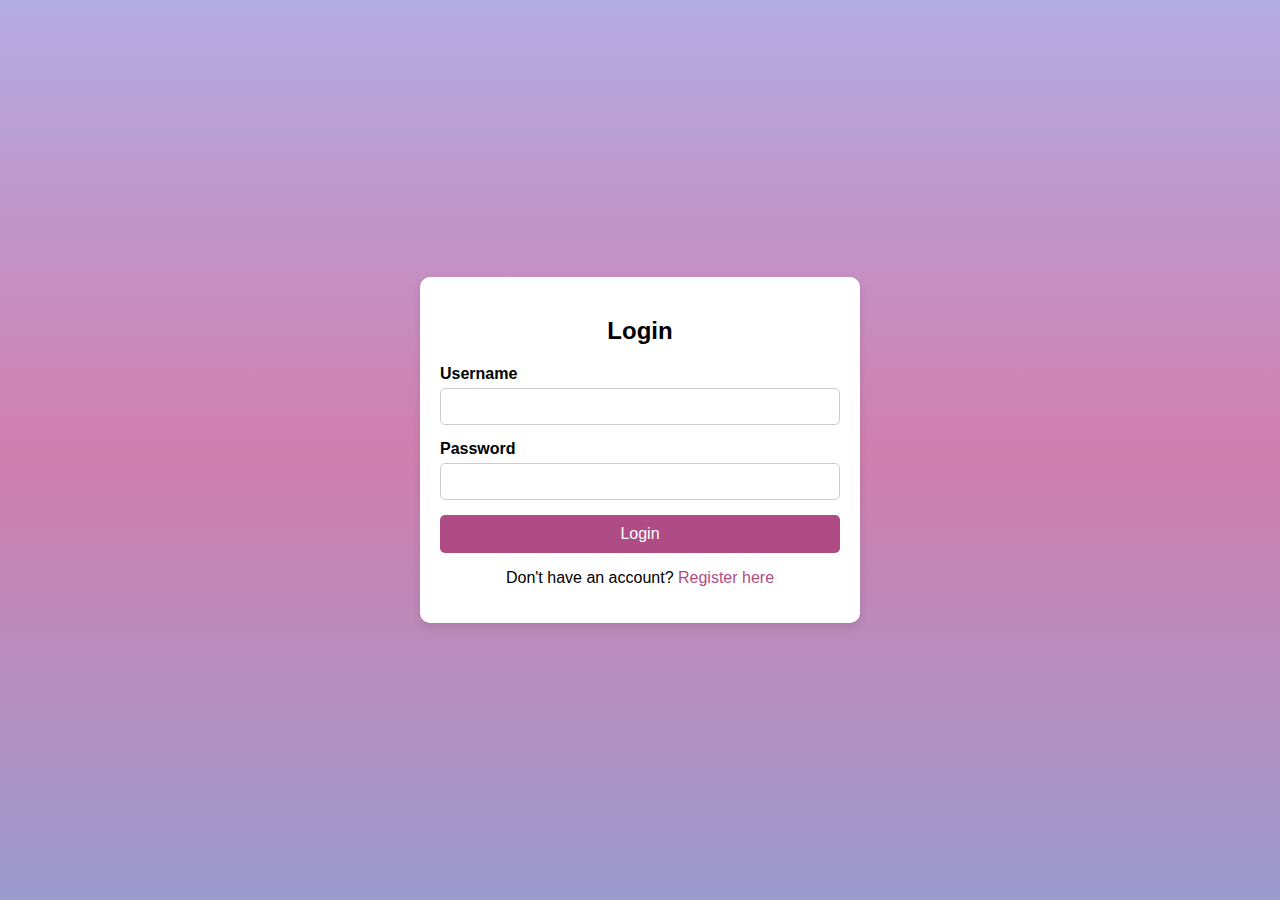
<file: iqra.html/log.html>
<!DOCTYPE html>
<html lang="en">
  <head>
    <meta charset="UTF-8" />
    <meta name="viewport" content="width=device-width, initial-scale=1.0" />
    <title>Register here</title>
    <link rel="stylesheet" href="./log.css" />
    <link rel="back" href="./reg.html">
    <link rel="home" href="/project.html" />
  </head>
  <body>
    <!-- <div>
      <nav class="navv">
        <h1>Make-up.com</h1>
        <h3>Register</h3>
      </nav>
    </div> -->
    <div class="login-container">
      <form action="/login" method="POST" class="login-form">
        <h2>Login</h2>

        <div class="input-group">
          <label for="username">Username</label>
          <input type="text" id="username" name="username" required />
        </div>

        <div class="input-group">
          <label for="password">Password</label>
          <input type="password" id="password" name="password" required />
        </div>

        <button type="submit" class="login-btn">Login</button>

        <div class="extra-options">
          <p>Don't have an account? <a href="./reg.html">Register here</a></p>
        </div>
      </form>
    </div>
  </body>
</html>
</file>
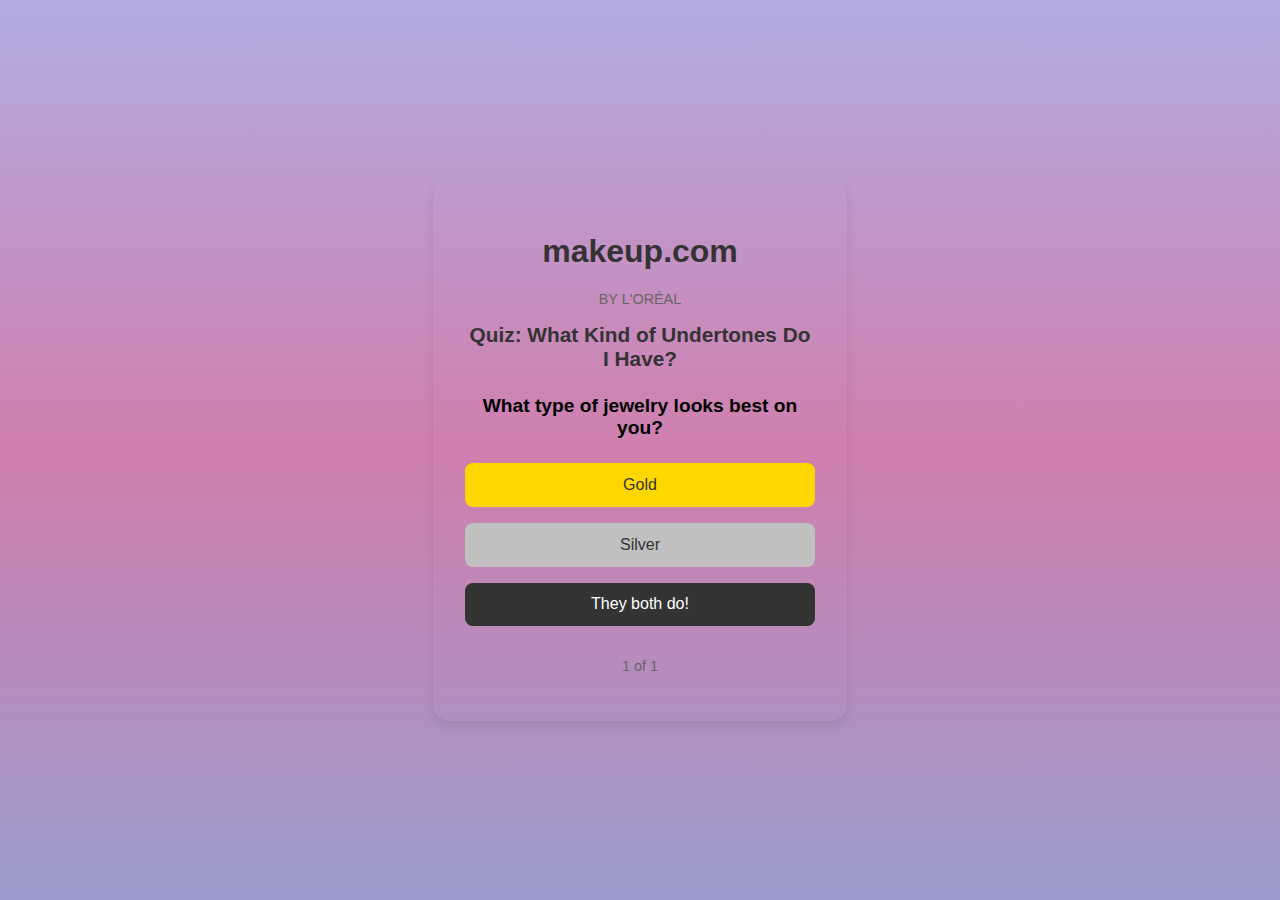
<file: iqra.html/readme.html>
<!DOCTYPE html>
<html lang="en">
<head>
    <meta charset="UTF-8">
    <meta name="viewport" content="width=device-width, initial-scale=1.0">
    <title>ReadMe</title>
    <link rel="stylesheet" href="./readme.css">
</head>
<body>
    <div class="container">
        <header>
          <h1>makeup.com</h1>
          <p>BY L'ORÉAL</p>
        </header>
        
        <section class="quiz">
          <h2>Quiz: What Kind of Undertones Do I Have?</h2>
          <h3>What type of jewelry looks best on you?</h3>
          
          <div class="options">
            <button>Gold</button>
            <button>Silver</button>
            <button>They both do!</button>
          </div>
    
          <div class="progress">
            <p>1 of 1</p>
          </div>
        </section>
      

    </div>
    
</body>
</html>
</file>
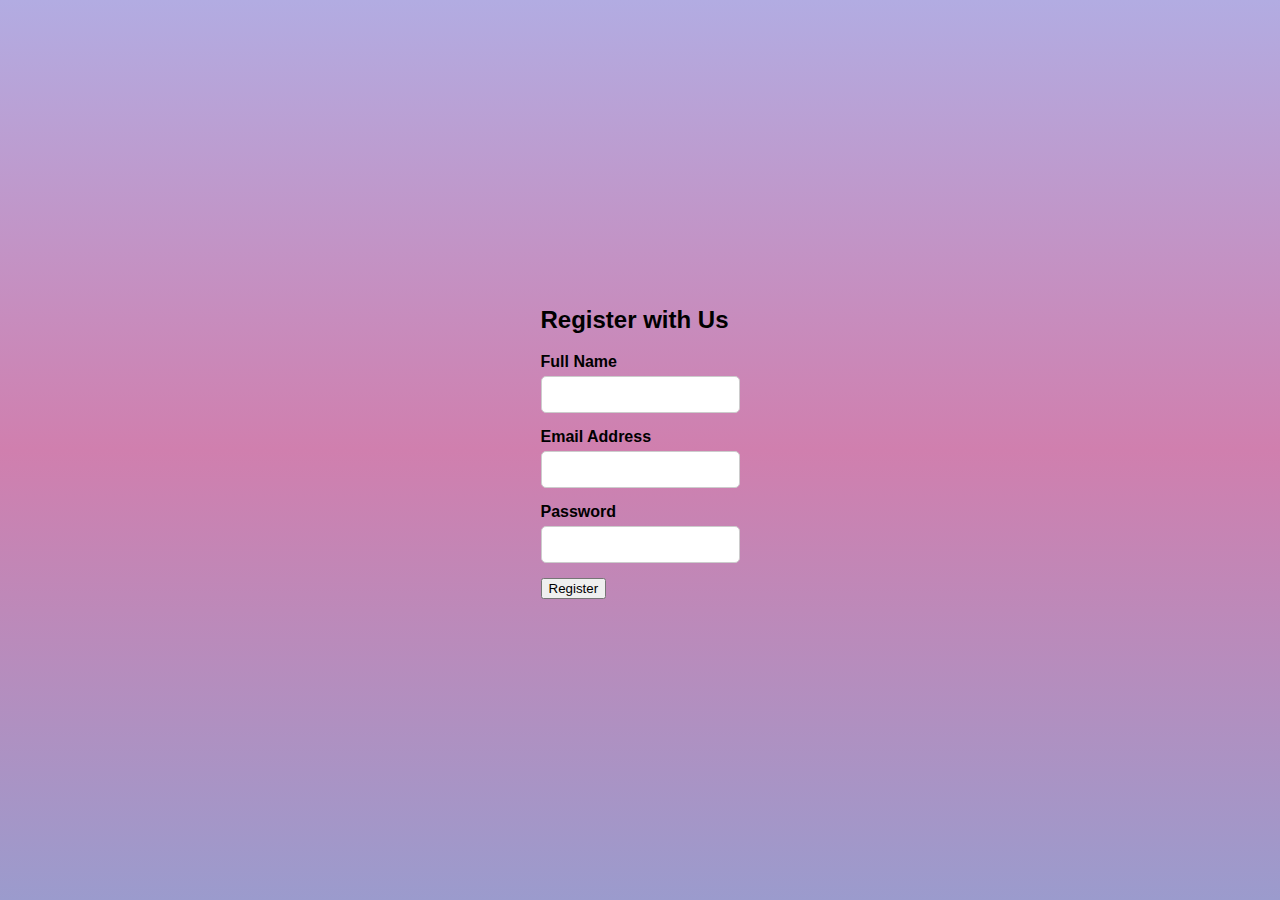
<file: iqra.html/reg.html>
<!DOCTYPE html>
<html lang="en">
<head>
    <meta charset="UTF-8">
    <meta name="viewport" content="width=device-width, initial-scale=1.0">
    <title>Register with Us</title>
    <link rel="stylesheet" href="./log.css">
    <link rel="homepage" href="./project.html">
    <link rel="register" href="./log.html">
</head>
<body>
    <div class="register-container">
        <h2>Register with Us</h2>
        <form action="/register" method="POST">
            <div class="input-group">
                <label for="name">Full Name</label>
                <input type="text" id="name" name="name" required>
            </div>
            <div class="input-group">
                <label for="email">Email Address</label>
                <input type="email" id="email" name="email" required>
            </div>
            <div class="input-group">
                <label for="password">Password</label>
                <input type="password" id="password" name="password" required>
            </div>
            <div class="input-group">
                <button type="submit">Register</button>
            </div>
        </form>
    </div>
</body>
</html>
</file>
<file: iqra.html/log.css>
@import url("https://fonts.googleapis.com/css2?family=Dancing+Script:wght@400..700&family=Playwrite+IT+Moderna:wght@100..400&display=swap");

body {
  margin: 0;
  padding: 0;
  display: flex;
  justify-content: center;
  align-items: center;
  min-height: 100vh;
  font-family: "Jost", sans-serif;
  background: linear-gradient(to bottom, #b2ace2, #d07fae, #9b9bcd);
}
.navv {
  text-align: center;
}
/* Login form container */
.login-container {
  width: 100%;
  max-width: 400px;
  background-color: white;
  padding: 20px;
  box-shadow: 0 4px 8px rgba(0, 0, 0, 0.1);
  border-radius: 10px;
}

/* Login form styling */
.login-form h2 {
  text-align: center;
  margin-bottom: 20px;
}

.input-group {
  margin-bottom: 15px;
}

.input-group label {
  display: block;
  margin-bottom: 5px;
  font-weight: bold;
}

.input-group input {
  width: 100%;
  padding: 10px;
  border: 1px solid #ccc;
  border-radius: 5px;
  box-sizing: border-box;
}

/* Login button styling */
.login-btn {
  width: 100%;
  padding: 10px;
  background-color: #af4c86;
  color: white;
  border: none;
  border-radius: 5px;
  font-size: 16px;
  cursor: pointer;
  transition: background-color 0.3s ease;
}

.login-btn:hover {
  background-color: #af4c86;
}

/* Extra options like registration */
.extra-options {
  text-align: center;
  margin-top: 10px;
}

.extra-options a {
  color: #af4c86;
  text-decoration: none;
}

.extra-options a:hover {
  text-decoration: underline;
}
</file>
<file: iqra.html/readme.css>
body {
    margin: 0;
    padding: 0;
    display: flex;
    justify-content: center;
    align-items: center;
    min-height: 100vh;
    font-family: "Jost", sans-serif;
    background: linear-gradient(to bottom, #b2ace2, #d07fae, #9b9bcd);
}
.container {
    background-color: none;
    padding: 2rem;
    border-radius: 1rem;
    text-align: center;
    box-shadow: 0 4px 8px rgba(0, 0, 0, 0.1);
    width: 350px;
  }
  
  header h1 {
    font-size: 2rem;
    color: #333;
  }
  
  header p {
    font-size: 0.9rem;
    color: #666;
  }
  
  .quiz h2 {
    margin-top: 1rem;
    font-size: 1.3rem;
    color: #333;
  }
  
  .quiz h3 {
    margin: 1.5rem 0;
    font-size: 1.2rem;
    font-weight: bold;
  }
  
  .options {
    display: flex;
    flex-direction: column;
    gap: 1rem;
  }
  
  button {
    padding: 0.8rem 1rem;
    font-size: 1rem;
    border: none;
    border-radius: 0.5rem;
    cursor: pointer;
    transition: background-color 0.3s ease;
  }
  
  button:hover {
    background-color: #f0a1d5;
    color: white;
  }
  
  button:nth-child(1) {
    background-color: #ffd700;
    color: #333;
  }
  
  button:nth-child(2) {
    background-color: #c0c0c0;
    color: #333;
  }
  
  button:nth-child(3) {
    background-color: #333;
    color: white;
  }
  
  .progress p {
    margin-top: 2rem;
    font-size: 0.9rem;
    color: #666;
  }
</file>
